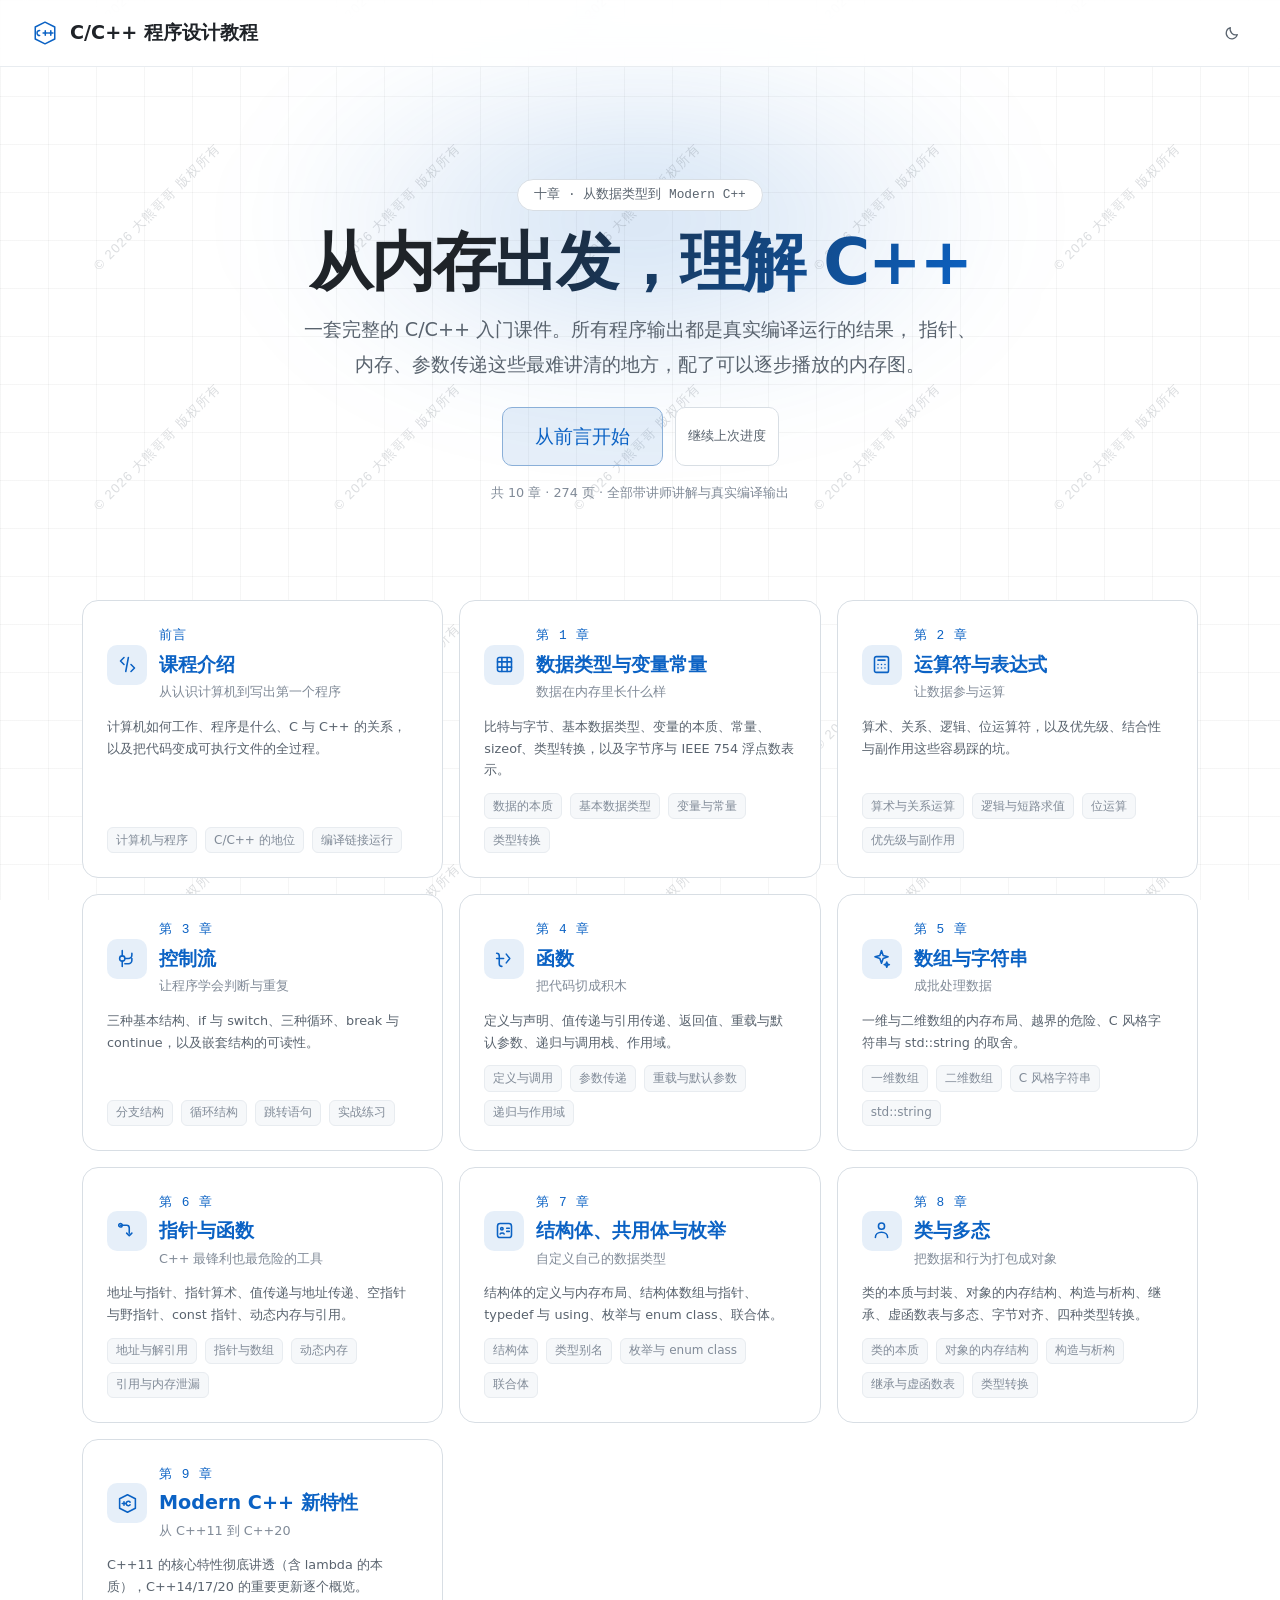
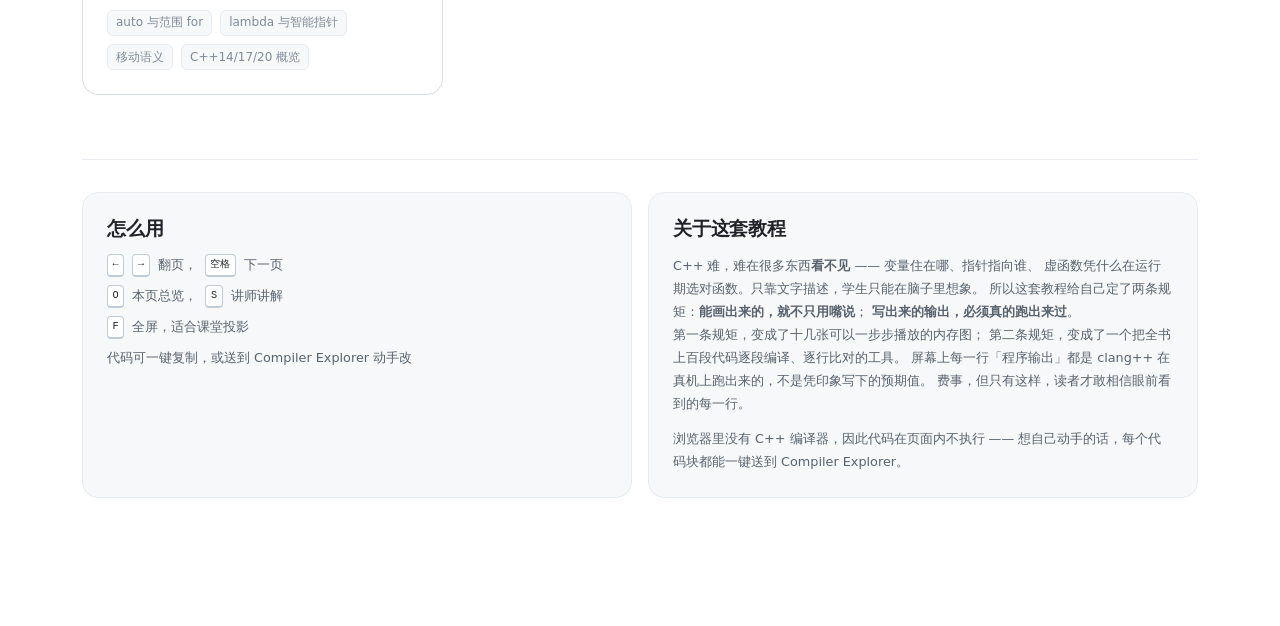
<file: index.html>
<!DOCTYPE html>
<html lang="zh-CN" data-theme="dark" data-mode="self">
<head>
<meta charset="utf-8">
<meta name="viewport" content="width=device-width, initial-scale=1, viewport-fit=cover">
<title>C/C++ 程序设计教程</title>
<meta name="description" content="一套带内存可视化的 C/C++ 入门教程，从数据类型到 Modern C++，共十章。">
<meta name="author" content="大熊哥哥">

<link rel="icon" href="favicon.svg" type="image/svg+xml">
<link rel="stylesheet" href="assets/css/tokens.css">
<link rel="stylesheet" href="assets/css/deck.css">
<link rel="stylesheet" href="assets/css/code.css">
<link rel="stylesheet" href="assets/css/anim.css">
<link rel="stylesheet" href="assets/css/responsive.css">
<link rel="stylesheet" href="assets/css/home.css">

<script>
(function () {
  try {
    var t = localStorage.getItem('pyt.theme');
    if (!t) t = matchMedia('(prefers-color-scheme: light)').matches ? 'light' : 'dark';
    document.documentElement.setAttribute('data-theme', t);
  } catch (e) {}
})();
</script>
</head>
<body class="home">

<header class="home-top">
  <div class="home-brand">
    <span class="home-logo" id="brand-icon"></span>
    <span>C/C++ 程序设计教程</span>
  </div>
  <div class="home-top-actions">
    <button class="icon-btn" data-act="theme" type="button" aria-label="切换主题"></button>
  </div>
</header>

<main class="home-main">

  <section class="hero">
    <div class="hero-glow" aria-hidden="true"></div>
    <div class="hero-badge">十章 · 从数据类型到 Modern C++</div>
    <h1 class="hero-title">从内存出发，理解 C++</h1>
    <p class="hero-sub">
      一套完整的 C/C++ 入门课件。所有程序输出都是真实编译运行的结果，
      指针、内存、参数传递这些最难讲清的地方，配了可以逐步播放的内存图。
    </p>
    <div class="hero-actions">
      <a class="btn btn-ce hero-cta" id="cta-start" href="chapter.html?ch=0">
        <span>从前言开始</span>
      </a>
      <button class="btn" id="cta-continue" type="button" hidden>
        <span>继续上次进度</span>
      </button>
    </div>
    <div class="hero-meta" id="hero-meta"></div>
  </section>

  <section class="chapters" aria-label="章节目录">
    <h2 class="sr-only">章节目录</h2>
    <div class="chapter-grid" id="chapter-grid"></div>
  </section>

  <section class="home-foot">
    <div class="foot-card">
      <h3>怎么用</h3>
      <ul class="foot-list">
        <li><kbd>←</kbd> <kbd>→</kbd> 翻页，<kbd>空格</kbd> 下一页</li>
        <li><kbd>O</kbd> 本页总览，<kbd>S</kbd> 讲师讲解</li>
        <li><kbd>F</kbd> 全屏，适合课堂投影</li>
        <li>代码可一键复制，或送到 Compiler Explorer 动手改</li>
      </ul>
    </div>
    <div class="foot-card">
      <h3>关于这套教程</h3>
      <p>
        C++ 难，难在很多东西<strong>看不见</strong> —— 变量住在哪、指针指向谁、
        虚函数凭什么在运行期选对函数。只靠文字描述，学生只能在脑子里想象。
        所以这套教程给自己定了两条规矩：<strong>能画出来的，就不只用嘴说</strong>；
        <strong>写出来的输出，必须真的跑出来过</strong>。
      </p>
      <p>
        第一条规矩，变成了十几张可以一步步播放的内存图；
        第二条规矩，变成了一个把全书上百段代码逐段编译、逐行比对的工具。
        屏幕上每一行「程序输出」都是 clang++ 在真机上跑出来的，不是凭印象写下的预期值。
        费事，但只有这样，读者才敢相信眼前看到的每一行。
      </p>
      <p class="dim" style="margin-top:var(--sp-3);font-size:var(--fs-small)">
        浏览器里没有 C++ 编译器，因此代码在页面内不执行 ——
        想自己动手的话，每个代码块都能一键送到 Compiler Explorer。
      </p>
    </div>
  </section>

  <div id="file-warning"></div>
</main>

<!-- 全页版权水印：45° 倾斜、平铺满整页，压在 Z 轴最底层（内容全在它上面） -->
<footer class="home-watermark" role="contentinfo">
  <span class="sr-only">© 2026 大熊哥哥 版权所有</span>
</footer>

<script src="assets/js/icons.js"></script>
<script src="assets/js/code.js"></script>
<script src="assets/js/theme.js"></script>
<script src="assets/js/mode.js"></script>
<script src="assets/data/manifest.js"></script>
<script src="assets/js/home.js"></script>
</body>
</html>
</file>
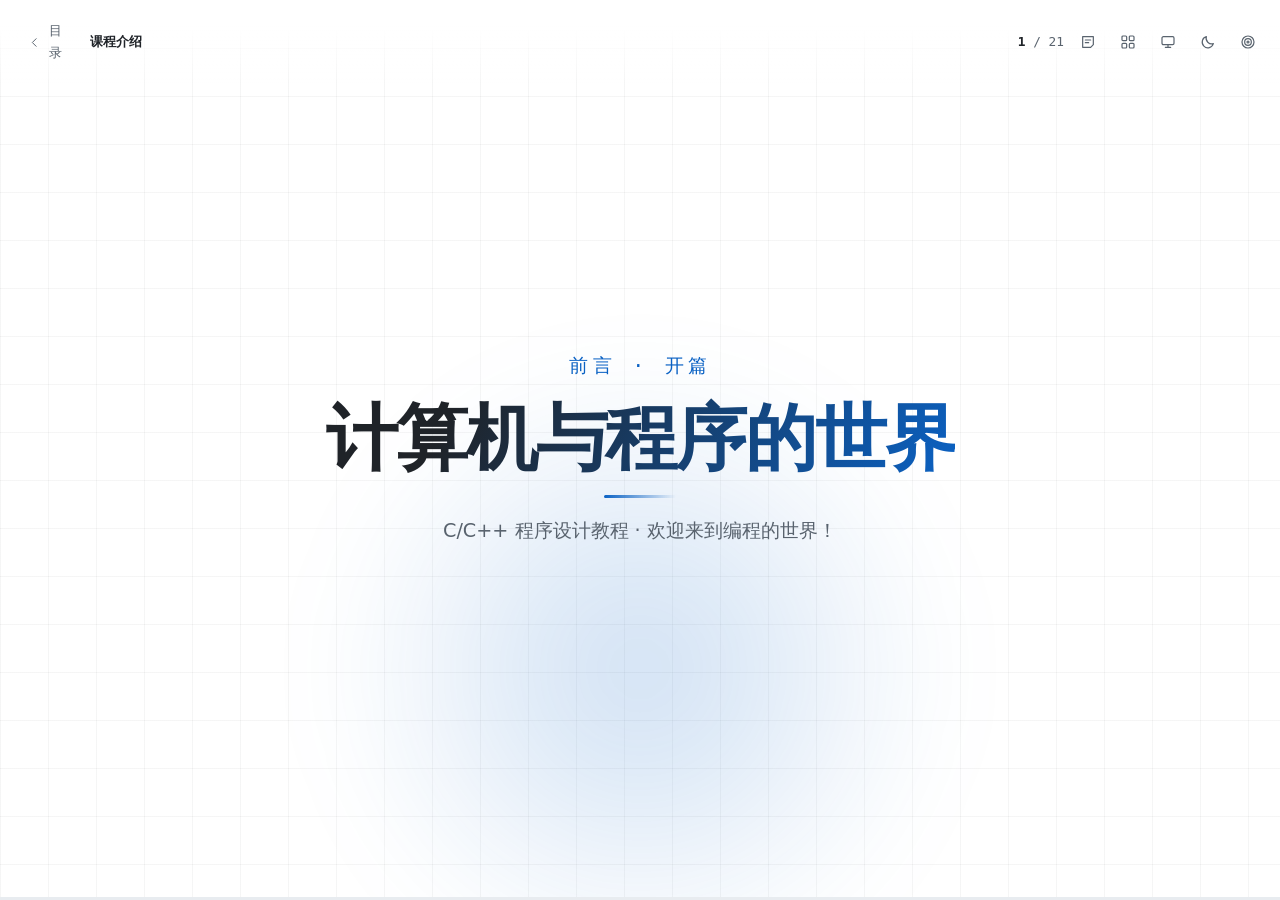
<file: chapter.html>
<!DOCTYPE html>
<html lang="zh-CN" data-theme="dark" data-mode="self">
<head>
<meta charset="utf-8">
<meta name="viewport" content="width=device-width, initial-scale=1, viewport-fit=cover">
<title>C/C++ 程序设计教程</title>
<meta name="description" content="C/C++ 程序设计教程：数据类型、运算符、控制流、函数、数组、指针、结构体与 Modern C++">

<link rel="icon" href="favicon.svg" type="image/svg+xml">
<link rel="stylesheet" href="assets/css/tokens.css">
<link rel="stylesheet" href="assets/css/deck.css">
<link rel="stylesheet" href="assets/css/code.css">
<link rel="stylesheet" href="assets/css/anim.css">
<link rel="stylesheet" href="assets/css/responsive.css">

<!-- 首帧前套用已保存的主题/模式，避免深色页闪一下白 -->
<script>
(function () {
  try {
    var t = localStorage.getItem('pyt.theme');
    if (!t) t = matchMedia('(prefers-color-scheme: light)').matches ? 'light' : 'dark';
    document.documentElement.setAttribute('data-theme', t);
    var m = localStorage.getItem('pyt.mode') || 'self';
    document.documentElement.setAttribute('data-mode', m);
    if (m === 'teach') document.documentElement.style.setProperty('--scale-mode', '1.14');
  } catch (e) {}
})();
</script>
</head>
<body>

<main class="deck" id="deck" role="main" aria-label="课程内容"></main>

<div class="loading" id="loading">
  <div class="loading-inner">
    <div class="spinner"></div>
    <div class="loading-text" id="loading-text">正在载入本章内容…</div>
  </div>
</div>

<!-- 经典脚本（非 ES module）：直接双击打开 HTML 也能正常看内容 -->
<script src="assets/js/icons.js"></script>
<script src="assets/js/code.js"></script>
<script src="assets/js/memory.js"></script>
<script src="assets/js/compiler.js"></script>
<script src="assets/js/render.js"></script>
<script src="assets/js/theme.js"></script>
<script src="assets/js/mode.js"></script>
<script src="assets/js/deck.js"></script>
<script src="assets/data/manifest.js"></script>
<script src="assets/js/main.js"></script>
</body>
</html>
</file>
<file: assets/css/tokens.css>
/* ============================================================
   设计令牌 · C/C++ 程序设计教程

   配色以 C++ 的品牌蓝为主色（C++ 官方标识即蓝色），
   与同系列的 Python 教程（绿色霓虹）区分开，但共用同一套深色底
   与排版体系，两套教程看起来是一个家族。

   另外单独定义了「危险色」：C++ 教学里大量内容围绕陷阱展开
   （野指针、数组越界、内存泄漏、未定义行为），
   这些必须有一眼可辨的视觉语言，不能和普通强调混在一起。
   ============================================================ */

:root {
  /* ---- 品牌蓝与辅助色 ---- */
  --blue:        #5b9dff;
  --blue-bright: #7db8ff;
  --blue-deep:   #2f6fd0;
  --violet:      #a78bfa;
  --teal:        #2dd4bf;
  --amber:       #f7b955;
  --rose:        #f472b6;

  /* ---- 语义色 ---- */
  --ok:     #34e5a4;
  --warn:   #f7b955;
  --danger: #ff6b6b;   /* 未定义行为、内存错误、危险操作 */
  --info:   #5b9dff;

  /* ---- 排版 ---- */
  --font-sans: "PingFang SC", "Hiragino Sans GB", "Microsoft YaHei",
               "Noto Sans CJK SC", system-ui, -apple-system, sans-serif;
  /* C++ 代码里标识符较长（std::vector<int>::iterator），
     等宽字体要选字宽较窄的，否则一行放不下 */
  --font-mono: "SF Mono", "JetBrains Mono", "Cascadia Code", "Consolas",
               "Menlo", "Noto Sans Mono CJK SC", "PingFang SC", monospace;

  --fs-hero:    clamp(2rem,   6vw,  4.5rem);
  --fs-h1:      clamp(1.5rem, 3.4vw, 2.6rem);
  --fs-h2:      clamp(1.15rem, 2.2vw, 1.7rem);
  --fs-h3:      clamp(1rem,   1.5vw, 1.2rem);
  --fs-body:    clamp(0.9rem, 1.1vw, 1.05rem);
  --fs-small:   clamp(0.8rem, 0.95vw, 0.9rem);
  --fs-code:    clamp(0.85rem, 1vw, 0.95rem);
  --fs-numeral: clamp(3rem,   9vw,  7rem);

  /* ---- 间距 ---- */
  --sp-1: 0.25rem;
  --sp-2: 0.5rem;
  --sp-3: 0.75rem;
  --sp-4: 1rem;
  --sp-5: 1.5rem;
  --sp-6: 2rem;
  --sp-7: 3rem;
  --sp-8: 4rem;

  /* ---- 圆角 ---- */
  --r-sm: 6px;
  --r-md: 10px;
  --r-lg: 16px;
  --r-xl: 24px;
  --r-full: 999px;

  /* ---- 动效 ---- */
  --ease-out:  cubic-bezier(0.22, 0.61, 0.36, 1);
  --ease-in:   cubic-bezier(0.55, 0.06, 0.68, 0.19);
  --ease-soft: cubic-bezier(0.4, 0, 0.2, 1);
  --dur-fast:  160ms;
  --dur-base:  280ms;
  --dur-slow:  420ms;
  --dur-page:  380ms;

  /* ---- 层级 ---- */
  --z-slide:    1;
  --z-chrome:   50;
  --z-drawer:   70;
  --z-overview: 80;
  --z-toast:    90;

  --scale-mode: 1;
}

/* ============================================================
   深色主题（默认）
   ============================================================ */
:root,
[data-theme="dark"] {
  color-scheme: dark;

  --bg-base:    #0a0e15;
  --bg-elev:    #111722;
  --bg-card:    #151c29;
  --bg-card-hi: #1b2434;
  --bg-inset:   #0d131c;
  --bg-code:    #0d1117;
  --bg-overlay: rgba(5, 8, 13, 0.84);

  --border:      #1f2836;
  --border-soft: #171f2b;
  --border-hi:   #2d394a;

  --text:        #e6edf3;
  --text-muted:  #8b98a9;
  --text-dim:    #5c6878;
  --text-invert: #08101c;

  --accent:        var(--blue);
  --accent-soft:   rgba(91, 157, 255, 0.14);
  --accent-glow:   rgba(91, 157, 255, 0.36);
  --accent-2:      var(--violet);
  --accent-2-soft: rgba(167, 139, 250, 0.14);

  --danger-soft:   rgba(255, 107, 107, 0.12);
  --warn-soft:     rgba(247, 185, 85, 0.12);
  --ok-soft:       rgba(52, 229, 164, 0.12);

  --shadow-sm: 0 1px 2px rgba(0, 0, 0, 0.4);
  --shadow-md: 0 4px 16px rgba(0, 0, 0, 0.45);
  --shadow-lg: 0 12px 40px rgba(0, 0, 0, 0.55);
  --shadow-glow: 0 0 24px var(--accent-glow);

  /* ---- 代码高亮（VS Code Dark+ 基调，按 C++ 词汇调整）---- */
  --c-text:      #d4d4d4;
  --c-comment:   #6a9955;
  --c-string:    #ce9178;
  --c-char:      #ce9178;
  --c-number:    #b5cea8;
  --c-keyword:   #569cd6;   /* if/for/return/class... */
  --c-type:      #4ec9b0;   /* int/double/char/std::vector */
  --c-func:      #dcdcaa;   /* 函数名、方法名 */
  --c-macro:     #c586c0;   /* #include #define 预处理 */
  --c-param:     #9cdcfe;   /* 变量、参数 */
  --c-op:        #d4d4d4;
  --c-namespace: #4ec9b0;   /* std:: */
  --c-reg:       var(--c-param);   /* 汇编寄存器 %eax，沿用"变量"色 */
  --c-error:     #f44747;

  --term-bg:     #0d1117;
  --term-text:   #c9d1d9;
  --term-prompt: #5b9dff;

  /* ---- 内存可视化专用 ---- */
  --mem-stack:      #1b2434;   /* 栈区 */
  --mem-stack-line: #3d5570;
  --mem-heap:       #241b2e;   /* 堆区 */
  --mem-heap-line:  #5a4570;
  --mem-global:     #1b2a24;   /* 全局/静态区 */
  --mem-code:       #2a2318;   /* 代码区 */
  --mem-arrow:      var(--blue);
  --mem-addr:       #8593a6;   /* 地址文字（对比度 5.5:1，小字也要看得清）*/

  --grid-line: rgba(255, 255, 255, 0.032);
}

/* ============================================================
   浅色主题
   ============================================================ */
[data-theme="light"] {
  color-scheme: light;

  --bg-base:    #ffffff;
  --bg-elev:    #f6f8fa;
  --bg-card:    #ffffff;
  --bg-card-hi: #f2f5f9;
  --bg-inset:   #f6f8fa;
  --bg-code:    #f8fafc;
  --bg-overlay: rgba(255, 255, 255, 0.88);

  --border:      #d8dee4;
  --border-soft: #e8ecf0;
  --border-hi:   #c2ccd6;

  --text:        #1f2328;
  --text-muted:  #59636e;
  --text-dim:    #818b98;
  --text-invert: #ffffff;

  /* 浅底上压暗，保证对比度 */
  --accent:        #0b62c4;
  --accent-soft:   rgba(11, 98, 196, 0.1);
  --accent-glow:   rgba(11, 98, 196, 0.2);
  --accent-2:      #7c3aed;
  --accent-2-soft: rgba(124, 58, 237, 0.09);

  --blue:        #0b62c4;
  --blue-bright: #0b62c4;
  --violet:      #7c3aed;
  --teal:        #0d9488;
  --amber:       #b45309;
  --rose:        #be185d;

  --danger:      #c1121f;
  --warn:        #b45309;
  --ok:          #0d7a52;
  --info:        #0b62c4;

  --danger-soft: rgba(193, 18, 31, 0.08);
  --warn-soft:   rgba(180, 83, 9, 0.08);
  --ok-soft:     rgba(13, 122, 82, 0.08);

  --shadow-sm: 0 1px 2px rgba(31, 35, 40, 0.08);
  --shadow-md: 0 4px 14px rgba(31, 35, 40, 0.1);
  --shadow-lg: 0 12px 32px rgba(31, 35, 40, 0.14);
  --shadow-glow: 0 0 20px var(--accent-glow);

  /* VS Code Light+ */
  --c-text:      #1f2328;
  --c-comment:   #008000;
  --c-string:    #a31515;
  --c-char:      #a31515;
  --c-number:    #098658;
  --c-keyword:   #0000ff;
  --c-type:      #267f99;
  --c-func:      #795e26;
  --c-macro:     #af00db;
  --c-param:     #001080;
  --c-op:        #1f2328;
  --c-namespace: #267f99;
  --c-reg:       var(--c-param);
  --c-error:     #cd3131;

  --term-bg:     #f6f8fa;
  --term-text:   #1f2328;
  --term-prompt: #0b62c4;

  --mem-stack:      #eef4fb;
  --mem-stack-line: #a8c4e0;
  --mem-heap:       #f6eefa;
  --mem-heap-line:  #c9a8e0;
  --mem-global:     #eaf5f0;
  --mem-code:       #faf4e8;
  --mem-arrow:      var(--accent);
  --mem-addr:       #5f6b7a;

  --grid-line: rgba(31, 35, 40, 0.045);
}

/* ============================================================
   全局重置
   ============================================================ */
*, *::before, *::after { box-sizing: border-box; }

html {
  -webkit-text-size-adjust: 100%;
  scroll-behavior: smooth;
}
@media (prefers-reduced-motion: reduce) {
  html { scroll-behavior: auto; }
}

body {
  margin: 0;
  font-family: var(--font-sans);
  font-size: calc(var(--fs-body) * var(--scale-mode));
  line-height: 1.75;
  color: var(--text);
  background: var(--bg-base);
  -webkit-font-smoothing: antialiased;
  -moz-osx-font-smoothing: grayscale;
  overflow-wrap: break-word;
}

/* 页面底纹：极淡网格，呼应"内存格"的意象 */
body::before {
  content: "";
  position: fixed;
  inset: 0;
  pointer-events: none;
  z-index: 0;
  background-image:
    linear-gradient(var(--grid-line) 1px, transparent 1px),
    linear-gradient(90deg, var(--grid-line) 1px, transparent 1px);
  background-size: 48px 48px;
}

h1, h2, h3, h4 {
  margin: 0;
  font-weight: 700;
  line-height: 1.3;
  letter-spacing: -0.01em;
}
p { margin: 0; }
ul, ol { margin: 0; padding: 0; }
li { list-style: none; }
button { font: inherit; color: inherit; background: none; border: none; cursor: pointer; }
a { color: var(--accent); text-decoration: none; }
a:hover { text-decoration: underline; }
img, svg { max-width: 100%; display: block; }

code, pre, kbd { font-family: var(--font-mono); }

:focus-visible {
  outline: 2px solid var(--accent);
  outline-offset: 2px;
  border-radius: var(--r-sm);
}

.sr-only {
  position: absolute;
  width: 1px; height: 1px;
  padding: 0; margin: -1px;
  overflow: hidden;
  clip: rect(0 0 0 0);
  white-space: nowrap;
  border: 0;
}

::-webkit-scrollbar { width: 10px; height: 10px; }
::-webkit-scrollbar-track { background: transparent; }
::-webkit-scrollbar-thumb {
  background: var(--border-hi);
  border-radius: var(--r-full);
  border: 2px solid var(--bg-base);
}
::-webkit-scrollbar-thumb:hover { background: var(--text-dim); }

::selection {
  background: var(--accent-soft);
  color: var(--text);
}

/* ============================================================
   工具类
   ============================================================ */
.muted   { color: var(--text-muted); }
.dim     { color: var(--text-dim); }
.accent  { color: var(--accent); }
.danger  { color: var(--danger); }
.mono    { font-family: var(--font-mono); }
.nowrap  { white-space: nowrap; }

.only-desktop { display: initial; }
.only-mobile  { display: none; }
@media (max-width: 720px) {
  .only-desktop { display: none; }
  .only-mobile  { display: initial; }
}
</file>
<file: assets/css/deck.css>
/* ============================================================
   幻灯片布局与翻页外壳
   响应式策略：不用固定缩放舞台，改为流式满视口。
   桌面端保证一屏放下，窄屏允许页内纵向滚动。
   ============================================================ */

/* ---------- 舞台 ---------- */
.deck {
  position: relative;
  width: 100%;
  min-height: 100vh;
  min-height: 100dvh;   /* 移动端浏览器地址栏收缩时更准 */
  overflow: hidden;
}

/* 幻灯片：默认隐藏，靠 JS 切换 .is-active / .is-leaving */
.slide {
  position: absolute;
  inset: 0;
  display: flex;
  flex-direction: column;
  padding: calc(var(--sp-6) + 40px) var(--sp-6) calc(var(--sp-6) + 44px);
  overflow-y: auto;
  overflow-x: hidden;
  overscroll-behavior: contain;
  visibility: hidden;
  opacity: 0;
  backface-visibility: hidden;   /* 避免文字亚像素抖动 */
  z-index: var(--z-slide);
}
.slide.is-active,
.slide.is-leaving {
  visibility: visible;
  opacity: 1;
}
/* 正在翻页的两页才提升合成层，避免 87 页都建层 */
.slide.is-animating { will-change: transform, opacity; }

.slide-inner {
  width: 100%;
  max-width: 1180px;
  margin: auto;            /* 内容少时垂直居中，内容多时自然滚动 */
  display: flex;
  flex-direction: column;
  gap: var(--sp-5);
}

/* ---------- 通用页头 ---------- */
.slide-head {
  display: flex;
  flex-direction: column;
  gap: var(--sp-2);
  flex-shrink: 0;
}
.slide-title {
  font-size: var(--fs-h1);
  letter-spacing: -0.02em;
  text-wrap: balance;
}
.slide-lead {
  font-size: var(--fs-body);
  color: var(--text-muted);
  max-width: 68ch;
  text-wrap: pretty;
}

/* 小标签（如 "01 条件分支"、"Code Example"） */
.eyebrow {
  display: inline-flex;
  align-items: center;
  gap: var(--sp-2);
  font-family: var(--font-mono);
  font-size: var(--fs-small);
  letter-spacing: 0.08em;
  text-transform: uppercase;
  color: var(--accent);
}
.eyebrow::before {
  content: "";
  width: 18px;
  height: 2px;
  background: var(--accent);
  border-radius: 1px;
}

/* ============================================================
   1. title —— 章封面
   ============================================================ */
.slide[data-type="title"] .slide-inner {
  align-items: center;
  text-align: center;
  gap: var(--sp-4);
}
.title-glow {
  position: absolute;
  width: min(70vw, 640px);
  aspect-ratio: 1;
  border-radius: 50%;
  background: radial-gradient(circle, var(--accent-glow) 0%, transparent 68%);
  filter: blur(48px);
  pointer-events: none;
  z-index: -1;
  animation: glowPulse 5s var(--ease-soft) infinite;
}
.title-chapter {
  font-family: var(--font-mono);
  font-size: var(--fs-h3);
  letter-spacing: 0.24em;
  color: var(--accent);
  text-transform: uppercase;
}
.title-main {
  font-size: var(--fs-hero);
  line-height: 1.12;
  letter-spacing: -0.03em;
  text-wrap: balance;
  background: linear-gradient(120deg, var(--text) 20%, var(--accent) 100%);
  -webkit-background-clip: text;
  background-clip: text;
  -webkit-text-fill-color: transparent;
}
.title-sub {
  font-size: var(--fs-h3);
  color: var(--text-muted);
  max-width: 46ch;
  text-wrap: pretty;
}
.title-rule {
  width: 72px;
  height: 3px;
  border-radius: 2px;
  background: linear-gradient(90deg, var(--accent), transparent);
}

/* ============================================================
   2. toc / 3. section —— 目录与分节
   ============================================================ */
.toc-grid {
  display: grid;
  grid-template-columns: repeat(auto-fit, minmax(min(100%, 260px), 1fr));
  gap: var(--sp-4);
}
.toc-item {
  position: relative;
  display: flex;
  flex-direction: column;
  gap: var(--sp-2);
  padding: var(--sp-5);
  border: 1px solid var(--border);
  border-radius: var(--r-lg);
  background: var(--bg-card);
  overflow: hidden;
  transition: transform var(--dur-base) var(--ease-out),
              border-color var(--dur-base) var(--ease-out),
              box-shadow var(--dur-base) var(--ease-out);
}
.toc-item::after {
  content: "";
  position: absolute;
  inset: 0 auto 0 0;
  width: 3px;
  background: var(--accent);
  transform: scaleY(0);
  transform-origin: top;
  transition: transform var(--dur-base) var(--ease-out);
}
.toc-item:hover {
  transform: translateY(-4px);
  border-color: var(--border-hi);
  box-shadow: var(--shadow-md);
}
.toc-item:hover::after { transform: scaleY(1); }

.toc-num {
  font-family: var(--font-mono);
  font-size: var(--fs-h3);
  font-weight: 700;
  color: var(--accent);
  opacity: 0.55;
}
.toc-heading { font-size: var(--fs-h3); font-weight: 600; }
.toc-body { font-size: var(--fs-small); color: var(--text-muted); }

/* 分节页 */
.slide[data-type="section"] .slide-inner {
  align-items: flex-start;
  gap: var(--sp-3);
}
.section-num {
  font-family: var(--font-mono);
  font-size: var(--fs-numeral);
  font-weight: 800;
  line-height: 0.9;
  color: transparent;
  -webkit-text-stroke: 2px var(--accent);
  opacity: 0.9;
}
.section-title { font-size: var(--fs-hero); letter-spacing: -0.03em; }
.section-sub {
  font-family: var(--font-mono);
  font-size: var(--fs-h3);
  color: var(--text-dim);
  letter-spacing: 0.1em;
  text-transform: uppercase;
}

/* ============================================================
   4. cards —— 卡片组
   ============================================================ */
.cards {
  display: grid;
  grid-template-columns: repeat(auto-fit, minmax(min(100%, 240px), 1fr));
  gap: var(--sp-4);
}
.card {
  display: flex;
  flex-direction: column;
  gap: var(--sp-3);
  padding: var(--sp-5);
  border: 1px solid var(--border);
  border-radius: var(--r-lg);
  background: var(--bg-card);
  transition: transform var(--dur-base) var(--ease-out),
              border-color var(--dur-base) var(--ease-out),
              box-shadow var(--dur-base) var(--ease-out);
}
.card:hover {
  transform: translateY(-3px);
  border-color: var(--border-hi);
  box-shadow: var(--shadow-md);
}
.card-head {
  display: flex;
  align-items: center;
  gap: var(--sp-3);
}
.card-icon {
  display: grid;
  place-items: center;
  flex-shrink: 0;
  width: 38px;
  height: 38px;
  border-radius: var(--r-md);
  background: var(--accent-soft);
  color: var(--accent);
}
.card-icon svg { width: 20px; height: 20px; }
.card-heading { font-size: var(--fs-h3); font-weight: 600; }
.card-body {
  font-size: var(--fs-small);
  color: var(--text-muted);
  line-height: 1.7;
}
.card-body strong {
  color: var(--text);
  font-weight: 600;
}
/* 卡片内的代码片段（如 `f"结果 {x}"`），用等宽字体内联 */
.card-body code {
  font-size: 0.92em;
  padding: 0.1em 0.4em;
  border-radius: var(--r-sm);
  background: var(--bg-inset);
  border: 1px solid var(--border-soft);
  color: var(--text);
}

/* ============================================================
   5. split —— 左讲解右代码
   ============================================================ */
.split {
  display: grid;
  grid-template-columns: minmax(0, 0.85fr) minmax(0, 1.15fr);
  gap: var(--sp-5);
  align-items: start;
}
.split-side {
  display: flex;
  flex-direction: column;
  gap: var(--sp-4);
  min-width: 0;
}
.split-main { min-width: 0; }

/* 要点列表 */
.points { display: flex; flex-direction: column; gap: var(--sp-3); }
.point {
  display: flex;
  gap: var(--sp-3);
  font-size: var(--fs-small);
  line-height: 1.7;
}
.point-mark {
  flex-shrink: 0;
  width: 7px;
  height: 7px;
  margin-top: 0.62em;
  border-radius: 50%;
  background: var(--accent);
  box-shadow: 0 0 10px var(--accent-glow);
}
.point-body { color: var(--text-muted); min-width: 0; }
.point-body strong { color: var(--text); font-weight: 600; }
.point-body code {
  font-size: 0.92em;
  padding: 0.1em 0.4em;
  border-radius: var(--r-sm);
  background: var(--bg-inset);
  border: 1px solid var(--border-soft);
}

/* ============================================================
   6. code —— 代码为主
   ============================================================ */
.slide[data-type="code"] .slide-inner { gap: var(--sp-4); }

/* ============================================================
   7. compare —— 对比表格
   ============================================================ */
.compare-wrap {
  overflow-x: auto;
  border: 1px solid var(--border);
  border-radius: var(--r-lg);
  background: var(--bg-card);
}
.compare {
  width: 100%;
  border-collapse: collapse;
  font-size: var(--fs-small);
}
.compare th, .compare td {
  padding: var(--sp-3) var(--sp-4);
  text-align: left;
  border-bottom: 1px solid var(--border-soft);
  vertical-align: top;
}
.compare thead th {
  font-family: var(--font-mono);
  font-size: var(--fs-small);
  letter-spacing: 0.04em;
  color: var(--accent);
  background: var(--bg-inset);
  white-space: nowrap;
  border-bottom: 1px solid var(--border);
}
.compare tbody tr:last-child td { border-bottom: none; }
.compare tbody tr { transition: background var(--dur-fast) var(--ease-soft); }
.compare tbody tr:hover { background: var(--bg-card-hi); }
.compare td:first-child { color: var(--text); font-weight: 600; white-space: nowrap; }
.compare code {
  font-size: 0.92em;
  padding: 0.1em 0.4em;
  border-radius: var(--r-sm);
  background: var(--bg-inset);
  border: 1px solid var(--border-soft);
}

/* 左右对照（如 面向过程 vs 面向对象） */
.versus {
  display: grid;
  grid-template-columns: 1fr auto 1fr;
  gap: var(--sp-4);
  align-items: stretch;
}
.versus-col {
  display: flex;
  flex-direction: column;
  gap: var(--sp-3);
  padding: var(--sp-5);
  border: 1px solid var(--border);
  border-radius: var(--r-lg);
  background: var(--bg-card);
}
.versus-col.is-a { border-color: color-mix(in srgb, var(--neon-purple) 40%, var(--border)); }
.versus-col.is-b { border-color: color-mix(in srgb, var(--accent) 40%, var(--border)); }
.versus-col h4 {
  font-size: var(--fs-h3);
  display: flex;
  align-items: center;
  gap: var(--sp-2);
}
.versus-col.is-a h4 { color: var(--neon-purple); }
.versus-col.is-b h4 { color: var(--accent); }
.versus-divider {
  display: grid;
  place-items: center;
  font-family: var(--font-mono);
  font-size: var(--fs-small);
  color: var(--text-dim);
  letter-spacing: 0.1em;
}

/* ============================================================
   8. map —— 知识地图
   ============================================================ */
/* 不用 flex 居中：flex + overflow 在内容溢出时会把左边缘裁掉且滚不回去 */
.km-wrap {
  width: 100%;
  overflow-x: auto;
}
/* max-height 让地图在矮屏上等比缩小而不是被截断；
   preserveAspectRatio 默认居中，缩小时会留出左右留白，可接受 */
.km {
  display: block;
  width: 100%;
  height: auto;
  max-height: min(46vh, 400px);
  min-width: 600px;
}
.km-node rect {
  fill: var(--bg-card);
  stroke: var(--border-hi);
  stroke-width: 1.2;
}
.km-node text {
  fill: var(--text);
  font-family: var(--font-sans);
  font-size: 14px;
  text-anchor: middle;
  dominant-baseline: middle;
}
.km-node.is-root rect { fill: var(--accent-soft); stroke: var(--accent); }
.km-node.is-root text { fill: var(--accent); font-weight: 700; font-size: 16px; }
.km-node.is-leaf rect { fill: var(--bg-inset); }
.km-node.is-leaf text { fill: var(--text-muted); font-size: 13px; }
.km-sub {
  fill: var(--text-dim);
  font-family: var(--font-mono);
  font-size: 11px;
  text-anchor: middle;
  dominant-baseline: middle;
}

/* 窄屏形态：纵向列表。默认隐藏，由 responsive.css 在窄屏启用 */
.km-list { display: none; }

.km-list-root {
  padding: var(--sp-3) var(--sp-4);
  border: 1.5px solid var(--accent);
  border-radius: var(--r-md);
  background: var(--accent-soft);
  text-align: center;
  margin-bottom: var(--sp-4);
}
.km-list-root-title { font-weight: 700; color: var(--accent); }
.km-list-root-sub { font-size: var(--fs-small); color: var(--text-muted); margin-top: 2px; }

.km-list-branches {
  display: flex;
  flex-direction: column;
  gap: var(--sp-3);
  padding-left: var(--sp-4);
  border-left: 1.5px solid var(--border-hi);
  margin-left: var(--sp-4);
}
.km-list-branch {
  padding: var(--sp-3) var(--sp-4);
  border: 1px solid var(--border);
  border-radius: var(--r-md);
  background: var(--bg-card);
  position: relative;
}
/* 从左侧主线引出的短横线，保留"树"的感觉 */
.km-list-branch::before {
  content: "";
  position: absolute;
  left: calc(var(--sp-4) * -1 - 1.5px);
  top: 50%;
  width: var(--sp-4);
  height: 1.5px;
  background: var(--border-hi);
}
.km-list-branch-head { display: flex; align-items: baseline; gap: var(--sp-2); flex-wrap: wrap; }
.km-list-branch-title { font-weight: 600; font-size: var(--fs-h3); }
.km-list-branch-sub { font-size: var(--fs-small); color: var(--text-dim); }
.km-list-leaves {
  display: flex;
  flex-direction: column;
  gap: var(--sp-2);
  margin-top: var(--sp-3);
  padding-top: var(--sp-3);
  border-top: 1px solid var(--border-soft);
}
.km-list-leaves li {
  display: flex;
  align-items: baseline;
  justify-content: space-between;
  gap: var(--sp-3);
  font-size: var(--fs-small);
}
.km-list-leaf-title { color: var(--text); }
.km-list-leaf-sub { color: var(--text-dim); font-family: var(--font-mono); font-size: 0.85em; text-align: right; }

/* ============================================================
   9. end —— 结尾页
   ============================================================ */
.slide[data-type="end"] .slide-inner {
  align-items: center;
  text-align: center;
  gap: var(--sp-5);
}
.end-logo {
  width: clamp(72px, 12vw, 120px);
  color: var(--accent);
  filter: drop-shadow(0 0 24px var(--accent-glow));
  animation: glowPulse 4s var(--ease-soft) infinite;
}
.end-title { font-size: var(--fs-h1); letter-spacing: -0.02em; }
.end-sub { color: var(--text-muted); max-width: 48ch; }
.end-cards {
  display: grid;
  grid-template-columns: repeat(auto-fit, minmax(min(100%, 200px), 1fr));
  gap: var(--sp-4);
  width: 100%;
}

/* ============================================================
   代码块容器（配合 code.css 使用）
   ============================================================ */
.code-panel {
  display: flex;
  flex-direction: column;
  border: 1px solid var(--border);
  border-radius: var(--r-lg);
  background: var(--bg-code);
  overflow: hidden;
  min-width: 0;
}
.code-panel-head {
  display: flex;
  align-items: center;
  gap: var(--sp-2);
  padding: var(--sp-2) var(--sp-3);
  background: var(--bg-inset);
  border-bottom: 1px solid var(--border);
  flex-shrink: 0;
}
.code-dots { display: flex; gap: 6px; }
.code-dot {
  width: 10px; height: 10px;
  border-radius: 50%;
  background: var(--border-hi);
}
.code-dot:nth-child(1) { background: #ff5f56; }
.code-dot:nth-child(2) { background: #ffbd2e; }
.code-dot:nth-child(3) { background: #27c93f; }
.code-file {
  font-family: var(--font-mono);
  font-size: var(--fs-small);
  color: var(--text-muted);
}
.code-panel-actions { margin-left: auto; display: flex; gap: var(--sp-2); }

/* ============================================================
   翻页外壳（Chrome）：顶栏、进度、导航
   ============================================================ */
.chrome {
  position: fixed;
  inset: 0 0 auto 0;
  z-index: var(--z-chrome);
  display: flex;
  align-items: center;
  gap: var(--sp-3);
  padding: var(--sp-3) var(--sp-4);
  background: linear-gradient(180deg, var(--bg-base) 30%, transparent);
  transition: opacity var(--dur-base) var(--ease-soft),
              transform var(--dur-base) var(--ease-out);
}
.chrome.is-hidden {
  opacity: 0;
  transform: translateY(-100%);
  pointer-events: none;
}

.chrome-left, .chrome-right {
  display: flex;
  align-items: center;
  gap: var(--sp-2);
}
.chrome-right { margin-left: auto; }

.chrome-link {
  display: inline-flex;
  align-items: center;
  gap: var(--sp-2);
  padding: var(--sp-2) var(--sp-3);
  border-radius: var(--r-md);
  font-size: var(--fs-small);
  color: var(--text-muted);
  transition: all var(--dur-fast) var(--ease-soft);
}
.chrome-link:hover {
  color: var(--text);
  background: var(--bg-card);
  text-decoration: none;
}
.chrome-chapter {
  font-size: var(--fs-small);
  font-weight: 600;
  color: var(--text);
  padding-left: var(--sp-2);
}

/* 图标按钮 */
.icon-btn {
  display: grid;
  place-items: center;
  width: 36px;
  height: 36px;
  border-radius: var(--r-md);
  color: var(--text-muted);
  transition: all var(--dur-fast) var(--ease-soft);
}
.icon-btn:hover {
  color: var(--text);
  background: var(--bg-card);
}
.icon-btn.is-on {
  color: var(--accent);
  background: var(--accent-soft);
}
.icon-btn svg { width: 18px; height: 18px; }

/* 页码 */
.page-counter {
  font-family: var(--font-mono);
  font-size: var(--fs-small);
  color: var(--text-muted);
  min-width: 4.5ch;
  text-align: center;
}
.page-counter b { color: var(--text); font-weight: 600; }

/* 进度条：用 scaleX 而非 width，避免逐帧重排 */
.progress {
  position: fixed;
  inset: auto 0 0 0;
  height: 3px;
  background: var(--border-soft);
  z-index: var(--z-chrome);
}
.progress-fill {
  height: 100%;
  width: 100%;
  transform-origin: left center;
  transform: scaleX(var(--p, 0));
  background: linear-gradient(90deg, var(--accent), var(--accent-2));
  transition: transform var(--dur-base) var(--ease-out);
}

/* 左右点击热区（桌面端） */
.nav-zone {
  position: fixed;
  top: 0;
  bottom: 0;
  width: 12vw;
  min-width: 64px;
  max-width: 140px;
  z-index: calc(var(--z-chrome) - 1);
  display: grid;
  place-items: center;
  opacity: 0;
  transition: opacity var(--dur-fast) var(--ease-soft);
  color: var(--text-muted);
}
.nav-zone.prev { left: 0; }
.nav-zone.next { right: 0; }
.nav-zone:hover { opacity: 1; }
.nav-zone:disabled { display: none; }
.nav-zone svg { width: 28px; height: 28px; }

/* ============================================================
   讲解抽屉（讲师讲稿，来自 PPT 备注）
   ============================================================ */
.drawer {
  position: fixed;
  inset: 0 0 0 auto;
  width: min(420px, 92vw);
  z-index: var(--z-drawer);
  display: flex;
  flex-direction: column;
  background: var(--bg-elev);
  border-left: 1px solid var(--border);
  box-shadow: var(--shadow-lg);
  transform: translateX(100%);
  transition: transform var(--dur-base) var(--ease-out);
  visibility: hidden;
}
.drawer.is-open { transform: none; visibility: visible; }
.drawer-head {
  display: flex;
  align-items: center;
  gap: var(--sp-3);
  padding: var(--sp-4);
  border-bottom: 1px solid var(--border);
  flex-shrink: 0;
}
.drawer-title { font-size: var(--fs-h3); }
.drawer-body {
  padding: var(--sp-4);
  overflow-y: auto;
  font-size: var(--fs-small);
  line-height: 1.85;
  color: var(--text-muted);
  white-space: pre-wrap;
}
.drawer-body strong { color: var(--text); }
.drawer-empty { color: var(--text-dim); font-style: italic; }

/* 遮罩 */
.scrim {
  position: fixed;
  inset: 0;
  z-index: calc(var(--z-drawer) - 1);
  background: rgba(0, 0, 0, 0.45);
  opacity: 0;
  visibility: hidden;
  transition: opacity var(--dur-base) var(--ease-soft), visibility var(--dur-base);
}
.scrim.is-open { opacity: 1; visibility: visible; }

/* ============================================================
   总览网格（按 O 打开）
   ============================================================ */
.overview {
  position: fixed;
  inset: 0;
  z-index: var(--z-overview);
  background: var(--bg-overlay);
  backdrop-filter: blur(12px);
  -webkit-backdrop-filter: blur(12px);
  overflow-y: auto;
  padding: var(--sp-6);
  opacity: 0;
  visibility: hidden;
  transition: opacity var(--dur-base) var(--ease-soft), visibility var(--dur-base);
}
.overview.is-open { opacity: 1; visibility: visible; }
.overview-head {
  display: flex;
  align-items: center;
  gap: var(--sp-3);
  max-width: 1180px;
  margin: 0 auto var(--sp-5);
}
.overview-title { font-size: var(--fs-h2); }
.overview-grid {
  display: grid;
  grid-template-columns: repeat(auto-fill, minmax(190px, 1fr));
  gap: var(--sp-4);
  max-width: 1180px;
  margin: 0 auto;
}
.ov-item {
  display: flex;
  flex-direction: column;
  gap: var(--sp-2);
  padding: var(--sp-4);
  border: 1px solid var(--border);
  border-radius: var(--r-md);
  background: var(--bg-card);
  text-align: left;
  transition: all var(--dur-fast) var(--ease-soft);
}
.ov-item:hover {
  border-color: var(--accent);
  transform: translateY(-2px);
  box-shadow: var(--shadow-md);
}
.ov-item.is-current {
  border-color: var(--accent);
  background: var(--accent-soft);
}
.ov-num {
  font-family: var(--font-mono);
  font-size: var(--fs-small);
  color: var(--accent);
}
.ov-title {
  font-size: var(--fs-small);
  font-weight: 600;
  line-height: 1.5;
  display: -webkit-box;
  -webkit-line-clamp: 2;
  -webkit-box-orient: vertical;
  overflow: hidden;
}
.ov-type { font-size: 0.75rem; color: var(--text-dim); font-family: var(--font-mono); }

/* ============================================================
   Toast 提示
   ============================================================ */
.toast-host {
  position: fixed;
  left: 50%;
  bottom: calc(var(--sp-6) + 20px);
  transform: translateX(-50%);
  z-index: var(--z-toast);
  display: flex;
  flex-direction: column;
  gap: var(--sp-2);
  align-items: center;
  pointer-events: none;
}
.toast {
  padding: var(--sp-3) var(--sp-4);
  border-radius: var(--r-md);
  border: 1px solid var(--border);
  background: var(--bg-elev);
  box-shadow: var(--shadow-lg);
  font-size: var(--fs-small);
  max-width: min(90vw, 460px);
  animation: toastIn var(--dur-base) var(--ease-out);
}
.toast.is-warn { border-color: color-mix(in srgb, var(--warn) 50%, var(--border)); }
.toast.is-err  { border-color: color-mix(in srgb, var(--err) 50%, var(--border)); }
.toast.is-ok   { border-color: color-mix(in srgb, var(--ok) 50%, var(--border)); }

/* ============================================================
   加载页
   ============================================================ */
.loading {
  position: fixed;
  inset: 0;
  display: grid;
  place-items: center;
  gap: var(--sp-4);
  background: var(--bg-base);
  z-index: 200;
  transition: opacity var(--dur-slow) var(--ease-soft), visibility var(--dur-slow);
}
.loading.is-done { opacity: 0; visibility: hidden; }
.loading-inner { display: flex; flex-direction: column; align-items: center; gap: var(--sp-3); }
.spinner {
  width: 32px; height: 32px;
  border: 2.5px solid var(--border-hi);
  border-top-color: var(--accent);
  border-radius: 50%;
  animation: spin 0.8s linear infinite;
}
@keyframes spin { to { transform: rotate(360deg); } }
.loading-text { font-size: var(--fs-small); color: var(--text-muted); }
</file>
<file: assets/css/code.css>
/* ============================================================
   代码块 / C++ 语法高亮 / 程序输出 / 内存可视化
   高亮配色由 tokens.css 的 --c-* 提供
   ============================================================ */

/* ---------- 代码主体 ---------- */
.code-body {
  position: relative;
  display: flex;
  min-width: 0;
  font-family: var(--font-mono);
  font-size: calc(var(--fs-code) * var(--scale-mode));
  line-height: 1.7;
  overflow: auto;
  contain: content;
}

.code-gutter {
  flex-shrink: 0;
  padding: var(--sp-4) var(--sp-3) var(--sp-4) var(--sp-4);
  text-align: right;
  color: var(--text-muted);
  user-select: none;
  background: var(--bg-code);
  border-right: 1px solid var(--border-soft);
  position: sticky;
  left: 0;
  z-index: 1;
}
.code-gutter span { display: block; }
.code-gutter span.is-hot {
  color: var(--accent);
  font-weight: 700;
}

.code-area {
  position: relative;
  flex: 1;
  min-width: 0;
  display: flex;
}

.code-pre {
  flex: 1;
  margin: 0;
  padding: var(--sp-4);
  min-width: max-content;
  white-space: pre;
  tab-size: 4;
  color: var(--c-text);
  background: transparent;
}

.code-line { display: block; min-height: 1.7em; }
.code-line.is-hot {
  background: var(--accent-soft);
  box-shadow: inset 3px 0 0 var(--accent);
  border-radius: 3px;
}

/* 横向可滚动时的右侧渐隐提示（由 code.markOverflow 实测后加类） */
.code-area.is-overflowing::after {
  content: "";
  position: absolute;
  top: 0; right: 0; bottom: 0;
  width: 36px;
  background: linear-gradient(to right, transparent, var(--bg-code) 88%);
  pointer-events: none;
  z-index: 3;
}

/* ---------- C++ 语法高亮 ---------- */
.tok-kw        { color: var(--c-keyword); font-weight: 600; }  /* if for return template */
.tok-type      { color: var(--c-type); }                       /* int double std::vector */
.tok-namespace { color: var(--c-namespace); }                  /* std */
.tok-func      { color: var(--c-func); }                       /* main printf obj.method */
.tok-macro     { color: var(--c-macro); font-weight: 600; }    /* #include #define */
.tok-str       { color: var(--c-string); }
.tok-char      { color: var(--c-char); }
.tok-num       { color: var(--c-number); }
.tok-comment   { color: var(--c-comment); font-style: italic; }
.tok-op        { color: var(--c-op); }
.tok-punct     { color: var(--c-text); opacity: 0.75; }
.tok-plain     { color: var(--c-text); }
/* 汇编（前言里"三行 C++ 变成什么"那一页）*/
.tok-reg       { color: var(--c-reg); }                        /* %eax %rbp */
.tok-label     { color: var(--c-func); }                       /* main: */
.tok-ws        { color: inherit; }

/* ---------- 代码面板 ---------- */
.code-panel {
  display: flex;
  flex-direction: column;
  border: 1px solid var(--border);
  border-radius: var(--r-lg);
  background: var(--bg-code);
  overflow: hidden;
  min-width: 0;
}
.code-panel-head {
  display: flex;
  align-items: center;
  gap: var(--sp-2);
  padding: var(--sp-2) var(--sp-3);
  background: var(--bg-inset);
  border-bottom: 1px solid var(--border);
  flex-shrink: 0;
}
.code-dots { display: flex; gap: 6px; }
.code-dot { width: 10px; height: 10px; border-radius: 50%; background: var(--border-hi); }
.code-dot:nth-child(1) { background: #ff5f56; }
.code-dot:nth-child(2) { background: #ffbd2e; }
.code-dot:nth-child(3) { background: #27c93f; }
.code-file {
  font-family: var(--font-mono);
  font-size: var(--fs-small);
  color: var(--text-muted);
}
.code-panel-actions { margin-left: auto; display: flex; gap: var(--sp-2); flex-wrap: wrap; }

/* ---------- 按钮 ---------- */
.btn {
  display: inline-flex;
  align-items: center;
  gap: var(--sp-2);
  padding: var(--sp-2) var(--sp-3);
  border-radius: var(--r-md);
  border: 1px solid var(--border);
  background: var(--bg-card);
  font-size: var(--fs-small);
  font-weight: 500;
  color: var(--text-muted);
  transition: all var(--dur-fast) var(--ease-soft);
  white-space: nowrap;
  text-decoration: none;
}
.btn:hover:not(:disabled) {
  color: var(--text);
  border-color: var(--border-hi);
  background: var(--bg-card-hi);
  text-decoration: none;
}
.btn:disabled { opacity: 0.45; cursor: not-allowed; }
.btn svg { width: 14px; height: 14px; flex-shrink: 0; }

/* 「在 Compiler Explorer 打开」——外链，视觉上区别于普通按钮 */
.btn-ce {
  color: var(--accent);
  border-color: color-mix(in srgb, var(--accent) 38%, var(--border));
  background: var(--accent-soft);
}
.btn-ce:hover {
  color: var(--text-invert);
  background: var(--accent);
  border-color: var(--accent);
}

.btn-copy.is-done {
  color: var(--ok);
  border-color: color-mix(in srgb, var(--ok) 45%, var(--border));
}

/* ---------- 程序输出（静态展示，非实时运行） ---------- */
.term {
  border-top: 1px solid var(--border);
  background: var(--term-bg);
  font-family: var(--font-mono);
  font-size: calc(var(--fs-code) * 0.95 * var(--scale-mode));
  line-height: 1.65;
  max-height: 340px;
  overflow-y: auto;
}
.term-head {
  display: flex;
  align-items: center;
  gap: var(--sp-2);
  padding: var(--sp-2) var(--sp-3);
  color: var(--text-dim);
  font-size: 0.75rem;
  letter-spacing: 0.06em;
  border-bottom: 1px solid var(--border-soft);
  position: sticky;
  top: 0;
  background: var(--term-bg);
  z-index: 1;
}
/* 「真实编译输出」徽标：明确这是实测结果，不是编造的 */
.term-badge {
  margin-left: auto;
  display: inline-flex;
  align-items: center;
  gap: 4px;
  padding: 0.05rem 0.45rem;
  border: 1px solid color-mix(in srgb, var(--ok) 40%, var(--border));
  border-radius: var(--r-sm);
  color: var(--ok);
  font-size: 0.68rem;
  letter-spacing: 0.04em;
}
.term-body {
  padding: var(--sp-3) var(--sp-4);
  white-space: pre-wrap;
  word-break: break-word;
  color: var(--term-text);
  min-height: 1.65em;
}
.term-line { display: block; min-height: 1.65em; }
.term-line.is-stderr { color: var(--c-error); }
.term-line.is-system { color: var(--text-dim); font-style: italic; }
.term-empty { color: var(--text-dim); font-style: italic; }

/* ============================================================
   内存可视化
   ============================================================ */
.mem-player {
  display: flex;
  flex-direction: column;
  gap: var(--sp-2);
  border: 1px solid var(--border);
  border-radius: var(--r-lg);
  background: var(--bg-card);
  padding: var(--sp-3);
  min-width: 0;
}

.mem-stage {
  overflow-x: auto;
  border-radius: var(--r-md);
  background: var(--bg-inset);
  border: 1px solid var(--border-soft);
}
.mem-svg {
  display: block;
  width: 100%;
  height: auto;
  max-height: min(42vh, 360px);
  min-width: 380px;
}

/* ---- 区域底板 ---- */
.mem-region rect {
  fill: var(--mem-stack);
  stroke: var(--mem-stack-line);
  stroke-width: 1;
}
.mem-region.mem-heap rect { fill: var(--mem-heap); stroke: var(--mem-heap-line); }
.mem-region.mem-global rect { fill: var(--mem-global); stroke: var(--mem-stack-line); }
.mem-region.mem-code rect { fill: var(--mem-code); stroke: var(--mem-stack-line); }

.mem-region-label {
  fill: var(--text-dim);
  font-family: var(--font-mono);
  font-size: 12px;
  letter-spacing: 0.06em;
}

/* ---- 变量盒子 ---- */
.mem-cell rect {
  fill: var(--bg-card);
  stroke: var(--border-hi);
  stroke-width: 1.2;
  transition: all var(--dur-base) var(--ease-out);
}
.mem-cell-name {
  fill: var(--text-muted);
  font-family: var(--font-mono);
  font-size: 11px;
}
.mem-cell-value {
  fill: var(--text);
  font-family: var(--font-mono);
  font-size: 17px;
  font-weight: 700;
}
/* 地址写全（0x7ffd9c4a2ba0），不省略中间位 —— 省略后的
   「0x7ffd…a0」看着像没写完，读者还得自己脑补高位是什么 */
.mem-cell-addr {
  fill: var(--mem-addr);
  font-family: var(--font-mono);
  font-size: 11px;
}

/* 刚变化的变量：高亮描边 + 辉光，让"这一步改了什么"一眼可见 */
.mem-cell.is-changed rect {
  stroke: var(--accent);
  stroke-width: 2;
  filter: drop-shadow(0 0 8px var(--accent-glow));
}
.mem-cell.is-changed .mem-cell-value { fill: var(--accent); }

/* 野指针 / 悬垂指针 */
.mem-cell.is-dangling rect {
  stroke: var(--danger);
  stroke-width: 2;
  stroke-dasharray: 5 3;
}
.mem-cell.is-dangling .mem-cell-value { fill: var(--danger); }
.mem-cell.is-dangling::after { content: ""; }

/* 已释放的内存 */
.mem-cell.is-freed rect {
  fill: var(--bg-inset);
  stroke: var(--border);
  stroke-dasharray: 3 3;
  opacity: 0.6;
}
.mem-cell.is-freed .mem-cell-value { fill: var(--text-dim); text-decoration: line-through; }

/* ---- 指针箭头 ---- */
.mem-arrow-line {
  fill: none;
  stroke: var(--mem-arrow);
  stroke-width: 2;
  stroke-linecap: round;
}
.mem-arrow-head { fill: var(--mem-arrow); }
.mem-arrow-label {
  fill: var(--text-muted);
  font-family: var(--font-mono);
  font-size: 11px;
}

/* 指向已释放内存的箭头用红色虚线 */
.mem-arrow.is-bad .mem-arrow-line { stroke: var(--danger); stroke-dasharray: 5 3; }
.mem-arrow.is-bad .mem-arrow-head { fill: var(--danger); }

/* ---- 说明与步进条 ---- */
.mem-caption {
  font-size: var(--fs-small);
  color: var(--text-muted);
  line-height: 1.7;
  min-height: 2.6em;
  padding: 0 var(--sp-1);
}
.mem-caption.is-empty { min-height: 0; }

.mem-bar {
  display: flex;
  align-items: center;
  gap: var(--sp-2);
  padding-top: var(--sp-2);
  border-top: 1px solid var(--border-soft);
  flex-wrap: wrap;
}
.trace-step {
  font-family: var(--font-mono);
  font-size: var(--fs-small);
  color: var(--text-muted);
  min-width: 6ch;
  text-align: center;
}
.trace-range {
  flex: 1;
  min-width: 100px;
  accent-color: var(--accent);
}

/* 图标按钮（播放/上一步/下一步） */
.icon-btn {
  display: grid;
  place-items: center;
  width: 32px;
  height: 32px;
  border-radius: var(--r-md);
  color: var(--text-muted);
  transition: all var(--dur-fast) var(--ease-soft);
}
.icon-btn:hover { color: var(--text); background: var(--bg-card-hi); }
.icon-btn svg { width: 16px; height: 16px; }

/* ============================================================
   危险提示条：C++ 教学里到处是陷阱，需要统一的警示语言
   ============================================================ */
.trap {
  display: flex;
  gap: var(--sp-3);
  padding: var(--sp-3) var(--sp-4);
  border: 1px solid color-mix(in srgb, var(--danger) 40%, var(--border));
  border-radius: var(--r-md);
  background: var(--danger-soft);
  font-size: var(--fs-small);
  color: var(--text-muted);
  line-height: 1.7;
}
.trap svg { width: 18px; height: 18px; color: var(--danger); flex-shrink: 0; margin-top: 0.2em; }
.trap strong { color: var(--text); }
.trap code {
  font-size: 0.92em;
  padding: 0.1em 0.4em;
  border-radius: var(--r-sm);
  background: var(--bg-inset);
  border: 1px solid var(--border-soft);
}

/* 一般说明卡 */
.note-card {
  display: flex;
  gap: var(--sp-3);
  padding: var(--sp-3) var(--sp-4);
  border: 1px solid var(--border);
  border-radius: var(--r-md);
  background: var(--bg-elev);
  font-size: var(--fs-small);
  color: var(--text-muted);
  line-height: 1.7;
}
.note-card svg { width: 18px; height: 18px; color: var(--accent); flex-shrink: 0; margin-top: 0.2em; }
.note-card strong { color: var(--text); }
.note-card code {
  font-size: 0.92em;
  padding: 0.1em 0.4em;
  border-radius: var(--r-sm);
  background: var(--bg-inset);
  border: 1px solid var(--border-soft);
}

/* 运行环境说明（解释为什么不能在这里运行） */
.env-note {
  display: flex;
  gap: var(--sp-3);
  padding: var(--sp-3) var(--sp-4);
  border: 1px solid color-mix(in srgb, var(--warn) 35%, var(--border));
  border-radius: var(--r-md);
  background: var(--warn-soft);
  font-size: var(--fs-small);
  color: var(--text-muted);
  line-height: 1.7;
}
.env-note svg { width: 18px; height: 18px; color: var(--warn); flex-shrink: 0; margin-top: 0.2em; }
.env-note strong { color: var(--text); }
</file>
<file: assets/css/anim.css>
/* ============================================================
   动画基元
   原则：只动 transform / opacity（GPU 合成），零逐帧 JS。
   入场错峰靠 CSS 变量 --i + animation-delay，JS 只负责加 class。
   ============================================================ */

/* ---------- 入场：上浮淡入 ---------- */
@keyframes riseIn {
  from { opacity: 0; transform: translate3d(0, 22px, 0); }
  to   { opacity: 1; transform: translate3d(0, 0, 0); }
}

/* ---------- 入场：左入 / 右入 ---------- */
@keyframes slideInLeft {
  from { opacity: 0; transform: translate3d(-28px, 0, 0); }
  to   { opacity: 1; transform: translate3d(0, 0, 0); }
}
@keyframes slideInRight {
  from { opacity: 0; transform: translate3d(28px, 0, 0); }
  to   { opacity: 1; transform: translate3d(0, 0, 0); }
}

/* ---------- 入场：缩放浮现（封面/分节页用） ---------- */
@keyframes scaleIn {
  from { opacity: 0; transform: scale(0.94); }
  to   { opacity: 1; transform: scale(1); }
}

/* ---------- 淡入 ---------- */
@keyframes fadeIn {
  from { opacity: 0; }
  to   { opacity: 1; }
}

/* ---------- 霓虹辉光呼吸 ---------- */
@keyframes glowPulse {
  0%, 100% { opacity: 0.55; }
  50%      { opacity: 1; }
}

/* ---------- 光标闪烁（打字机） ---------- */
@keyframes caretBlink {
  0%, 45%   { opacity: 1; }
  50%, 100% { opacity: 0; }
}

/* ---------- 代码 token 逐字揭示 ---------- */
@keyframes tokIn {
  from { opacity: 0; }
  to   { opacity: 1; }
}

/* ---------- 线条绘制（知识地图连线） ---------- */
@keyframes drawLine {
  from { stroke-dashoffset: var(--dash, 200); }
  to   { stroke-dashoffset: 0; }
}

/* ---------- 节点点亮（知识地图） ---------- */
@keyframes nodeLit {
  0%   { opacity: 0; transform: scale(0.82); }
  60%  { opacity: 1; transform: scale(1.04); }
  100% { opacity: 1; transform: scale(1); }
}

/* ---------- 数字滚动容器的辉光 ---------- */
@keyframes numeralGlow {
  from { text-shadow: 0 0 0 transparent; }
  to   { text-shadow: 0 0 32px var(--accent-glow); }
}

/* ---------- 数值计数（背景高亮扫过） ---------- */
@keyframes sweepIn {
  from { clip-path: inset(0 100% 0 0); }
  to   { clip-path: inset(0 0 0 0); }
}

/* ============================================================
   入场动画的应用
   带 [data-anim] 的元素在所在页激活时播放。
   错峰由 --i 控制，JS 无需逐个调度。
   ============================================================ */

[data-anim] {
  opacity: 0;
  will-change: transform, opacity;
}

.slide.is-active [data-anim] {
  animation-duration: var(--dur-base);
  animation-timing-function: var(--ease-out);
  animation-fill-mode: forwards;
  animation-delay: calc(var(--i, 0) * 70ms);
}

.slide.is-active [data-anim="rise"]   { animation-name: riseIn; }
.slide.is-active [data-anim="left"]   { animation-name: slideInLeft; }
.slide.is-active [data-anim="right"]  { animation-name: slideInRight; }
.slide.is-active [data-anim="scale"]  { animation-name: scaleIn; }
.slide.is-active [data-anim="fade"]   { animation-name: fadeIn; }

/* 动画结束后释放合成层，避免 87 页累积耗尽 GPU 显存。
   同时兜底保证内容可见 —— [data-anim] 初始是 opacity:0，
   万一动画因任何原因没跑（JS 报错、标签页切后台、被中断），
   页面不能是一片空白。is-settled 只在动画播完后才由 JS 加上。 */
.slide.is-settled [data-anim] {
  will-change: auto;
  opacity: 1;
}

/* ============================================================
   代码 token 揭示
   一次性构建 DOM，错峰交给 CSS 引擎，跳过 = 加一个 class
   ============================================================ */
.code-body .tok {
  opacity: 0;
  animation: tokIn 140ms var(--ease-out) forwards;
  animation-delay: calc(var(--i, 0) * 18ms);
}

/* 跳过动画：容器加 .is-revealed 即可，不取消 250 个动画 */
.code-block.is-revealed .tok {
  animation: none;
  opacity: 1;
}

/* 长代码按行揭示时，整行作为一个动画单元 */
.code-block.reveal-by-line .tok {
  animation: none;
  opacity: 1;
}
.code-block.reveal-by-line .code-line {
  opacity: 0;
  animation: tokIn 200ms var(--ease-out) forwards;
  animation-delay: calc(var(--i, 0) * 45ms);
}
.code-block.reveal-by-line.is-revealed .code-line {
  animation: none;
  opacity: 1;
}

/* 打字光标：跟随在最后一个揭示的 token 后 */
.code-block .caret {
  display: none;
  width: 0.55em;
  height: 1.05em;
  margin-left: 1px;
  vertical-align: text-bottom;
  background: var(--accent);
  animation: caretBlink 1s steps(1) infinite;
}
.code-block.is-typing .caret { display: inline-block; }

/* ============================================================
   知识地图（重做自第一章那张思维导图）
   ============================================================ */
.km-link {
  stroke: var(--border-hi);
  stroke-width: 1.5;
  fill: none;
  stroke-dasharray: var(--dash, 200);
  stroke-dashoffset: var(--dash, 200);
}
.slide.is-active .km-link {
  animation: drawLine 420ms var(--ease-out) forwards;
  animation-delay: calc(var(--i, 0) * 90ms);
}
.slide.is-settled .km-link { stroke-dashoffset: 0; }

.km-node {
  opacity: 0;
  transform-origin: center;
}
.slide.is-active .km-node {
  animation: nodeLit 320ms var(--ease-out) forwards;
  animation-delay: calc(var(--i, 0) * 90ms);
}
.slide.is-settled .km-node { opacity: 1; transform: none; }

/* ============================================================
   循环迭代追踪（for / while 演示）
   ============================================================ */
.li-row {
  display: flex;
  align-items: center;
  gap: var(--sp-3);
  padding: var(--sp-2) var(--sp-3);
  border-radius: var(--r-sm);
  transition: background var(--dur-fast) var(--ease-soft),
              box-shadow var(--dur-fast) var(--ease-soft);
}
.li-row.is-current {
  background: var(--accent-soft);
  box-shadow: inset 3px 0 0 var(--accent);
}
.li-row.is-past { opacity: 0.55; }

.li-slot {
  display: inline-flex;
  align-items: center;
  justify-content: center;
  min-width: 2.6rem;
  padding: 0.1rem 0.5rem;
  font-family: var(--font-mono);
  font-size: var(--fs-small);
  border: 1px solid var(--border-hi);
  border-radius: var(--r-sm);
  background: var(--bg-inset);
  transition: all var(--dur-fast) var(--ease-out);
}
.li-row.is-current .li-slot {
  border-color: var(--accent);
  color: var(--accent);
  box-shadow: 0 0 12px var(--accent-glow);
}

/* ============================================================
   变量盒子（赋值可视化）
   ============================================================ */
.vb-box {
  display: inline-flex;
  flex-direction: column;
  align-items: center;
  gap: var(--sp-1);
  padding: var(--sp-3) var(--sp-4);
  border: 1.5px solid var(--border-hi);
  border-radius: var(--r-md);
  background: var(--bg-inset);
  font-family: var(--font-mono);
  transition: all var(--dur-base) var(--ease-out);
}
.vb-box.is-bound {
  border-color: var(--accent);
  box-shadow: 0 0 20px var(--accent-glow);
}
.vb-name { font-size: var(--fs-small); color: var(--text-muted); }
.vb-value { font-size: var(--fs-h3); color: var(--accent); font-weight: 700; }

/* ============================================================
   条件分流（if / elif / else）
   ============================================================ */
.bf-branch {
  border: 1.5px solid var(--border);
  border-radius: var(--r-md);
  padding: var(--sp-3) var(--sp-4);
  background: var(--bg-card);
  opacity: 0.4;
  transition: all var(--dur-base) var(--ease-out);
}
.bf-branch.is-taken {
  opacity: 1;
  border-color: var(--accent);
  box-shadow: 0 0 24px var(--accent-glow);
  transform: translateX(6px);
}

/* ============================================================
   底部提示（Toast）
   ============================================================ */
@keyframes toastIn {
  from { opacity: 0; transform: translate3d(0, 12px, 0); }
  to   { opacity: 1; transform: translate3d(0, 0, 0); }
}

/* ============================================================
   降级：尊重系统的"减少动态效果"设置
   ============================================================ */
@media (prefers-reduced-motion: reduce) {
  [data-anim] { opacity: 1 !important; animation: none !important; }
  .slide.is-active [data-anim] { animation: none !important; opacity: 1 !important; }

  .code-body .tok,
  .code-block.reveal-by-line .code-line {
    animation: none !important;
    opacity: 1 !important;
  }

  .km-link { animation: none !important; stroke-dashoffset: 0 !important; }
  .km-node { animation: none !important; opacity: 1 !important; transform: none !important; }

  *, *::before, *::after {
    animation-duration: 0.01ms !important;
    animation-iteration-count: 1 !important;
    transition-duration: 0.01ms !important;
  }

  .code-block .caret { animation: none; opacity: 1; }
}

/* 后台标签页暂停动画，避免 87 页幻灯片白烧 GPU */
.is-backgrounded *,
.is-backgrounded *::before,
.is-backgrounded *::after {
  animation-play-state: paused !important;
}
</file>
<file: assets/css/responsive.css>
/* ============================================================
   窄屏重排
   策略：内容重排而非整体缩放。桌面端一屏放下，窄屏允许页内纵向滚动。
   代码块横向滚动，不缩字号——代码缩到看不清就失去意义。
   ============================================================ */

/* ---------- 平板 ---------- */
@media (max-width: 1024px) {
  :root {
    --sp-6: 1.5rem;
    --sp-7: 2rem;
  }
  .slide { padding: calc(var(--sp-5) + 36px) var(--sp-5) calc(var(--sp-5) + 40px); }
  .nav-zone { display: none; }   /* 触屏上热区容易误触，交给滑动 */
}

/* ---------- 窄屏：左右分栏改为上下堆叠 ---------- */
@media (max-width: 860px) {
  .split {
    grid-template-columns: minmax(0, 1fr);
    gap: var(--sp-4);
  }
  .versus {
    grid-template-columns: 1fr;
    gap: var(--sp-3);
  }
  /* 竖排时 VS 分隔线转为一条水平线 */
  .versus-divider {
    padding: var(--sp-1) 0;
  }
  .versus-divider::before,
  .versus-divider::after {
    content: "";
    flex: 1;
    height: 1px;
    background: var(--border);
  }
  .versus-divider { display: flex; align-items: center; gap: var(--sp-3); }

  .cards { gap: var(--sp-3); }
  .toc-grid { gap: var(--sp-3); }
  .end-cards { gap: var(--sp-3); }
}

/* ---------- 手机 ---------- */
@media (max-width: 640px) {
  .slide {
    padding: calc(var(--sp-4) + 34px) var(--sp-4) calc(var(--sp-5) + 36px);
  }
  .slide-inner { gap: var(--sp-4); }

  /* 顶栏：只留必要元素 */
  .chrome { padding: var(--sp-2) var(--sp-3); gap: var(--sp-1); }
  .chrome-link span,
  .chrome-chapter { display: none; }
  .chrome-right { gap: 2px; }
  .icon-btn { width: 32px; height: 32px; }
  .icon-btn svg { width: 16px; height: 16px; }
  .page-counter { font-size: 0.75rem; min-width: 3.6ch; }

  /* 卡片内边距收紧 */
  .card, .toc-item, .versus-col { padding: var(--sp-4); }
  .card-icon { width: 32px; height: 32px; }
  .card-icon svg { width: 17px; height: 17px; }

  /* 分节页的大号数字别把标题挤出屏幕 */
  .section-num { -webkit-text-stroke-width: 1.5px; }

  /* 代码块：允许横向滚动，不缩字号 */
  .code-body { font-size: var(--fs-code); }
  .code-pre { padding: var(--sp-3); }
  .code-gutter { padding: var(--sp-3) var(--sp-2) var(--sp-3) var(--sp-3); }

  /* 操作按钮换行排布，避免挤成一团 */
  .code-panel-head { flex-wrap: wrap; row-gap: var(--sp-2); }
  .code-panel-actions { margin-left: 0; width: 100%; }
  .btn { padding: var(--sp-1) var(--sp-2); font-size: 0.78rem; }

  .term { max-height: 240px; }
  .term-body { padding: var(--sp-3); }

  /* 追踪控制条 */
  .trace-bar { gap: var(--sp-1); }
  .trace-range { min-width: 60px; }

  /* 知识地图：窄屏改用纵向列表。780px 宽的思维导图在 390px 屏上
     只能横向滚动，且第一眼看到的是被截断的图，不如纵向列表好读。 */
  .km-wrap { display: none; }
  .km-list { display: block; }

  /* 总览网格更密 */
  .overview { padding: var(--sp-4); }
  .overview-grid { grid-template-columns: repeat(auto-fill, minmax(140px, 1fr)); gap: var(--sp-3); }

  /* 讲解抽屉占满宽度更好读 */
  .drawer { width: 100%; }

  /* 底部提示避开浏览器手势条 */
  .toast-host { bottom: calc(var(--sp-5) + 20px); }
  .toast { max-width: 92vw; }
}

/* ---------- 超窄屏 ---------- */
@media (max-width: 420px) {
  /* 不把左右留白压到 12px：手机上文字会贴边，与其余页面的留白也不一致 */
  .slide { padding-left: var(--sp-4); padding-right: var(--sp-4); }

  /* 保留按钮文字。只留图标时「显示全部」会变成一个对勾，
     语义完全不对（对勾通常表示确认），触屏上也没有 tooltip 可依赖。
     收紧内边距让四个带字的按钮仍然排得下。 */
  .btn { padding: var(--sp-1) var(--sp-2); gap: 4px; font-size: 0.72rem; }
  .code-panel-actions { gap: 4px; }
  .trace-bar { gap: 2px; }
  .trace-step { min-width: 5.5ch; font-size: 0.7rem; }
}

/* ---------- 横屏手机：高度很小，压缩纵向留白 ---------- */
@media (max-height: 520px) and (orientation: landscape) {
  .slide { padding: calc(var(--sp-3) + 30px) var(--sp-4) var(--sp-4); }
  .slide-inner { gap: var(--sp-3); }
  .term { max-height: 160px; }
}

/* ---------- 宽屏：适度放大，但不无限拉伸 ---------- */
@media (min-width: 1600px) {
  .slide-inner { max-width: 1320px; }
}

/* ---------- 高对比度偏好 ---------- */
@media (prefers-contrast: more) {
  :root {
    --border: #3d4757;
    --border-hi: #5a6677;
    --text-muted: #b6c2d1;
  }
  [data-theme="light"] {
    --border: #a8b3bf;
    --border-hi: #7d8896;
    --text-muted: #3d444d;
  }
}

/* ---------- 打印（便于学员导出留档） ---------- */
@media print {
  .chrome, .progress, .nav-zone, .drawer, .scrim, .overview, .toast-host,
  .code-panel-actions, .trace-bar, .term { display: none !important; }
  body::before { display: none; }
  .deck { min-height: auto; }
  .slide {
    position: static;
    visibility: visible !important;
    opacity: 1 !important;
    page-break-after: always;
    padding: 1cm;
  }
  .slide:not(.is-active) { display: none; }
  [data-anim] { opacity: 1 !important; animation: none !important; }
  .code-body .tok { opacity: 1 !important; animation: none !important; }
}
</file>
<file: assets/css/home.css>
/* ============================================================
   课程首页
   ============================================================ */

.home { display: flex; flex-direction: column; min-height: 100vh; min-height: 100dvh; }

.home-top {
  position: sticky;
  top: 0;
  z-index: var(--z-chrome);
  display: flex;
  align-items: center;
  padding: var(--sp-4) var(--sp-6);
  background: color-mix(in srgb, var(--bg-base) 82%, transparent);
  backdrop-filter: blur(12px);
  -webkit-backdrop-filter: blur(12px);
  border-bottom: 1px solid var(--border-soft);
}
.home-brand {
  display: flex;
  align-items: center;
  gap: var(--sp-3);
  font-weight: 600;
  font-size: var(--fs-h3);
}
.home-logo { display: grid; place-items: center; width: 26px; height: 26px; color: var(--accent); }
.home-logo svg { width: 100%; height: 100%; }
.home-top-actions { margin-left: auto; display: flex; gap: var(--sp-2); }

.home-main {
  flex: 1;
  width: 100%;
  max-width: 1180px;
  margin: 0 auto;
  padding: var(--sp-7) var(--sp-6) var(--sp-8);
  display: flex;
  flex-direction: column;
  gap: var(--sp-8);
}

/* ---------- 全页版权水印 ----------
   一整张 45° 倾斜的 SVG 底纹平铺满整个视口，且压在 Z 轴最底层
   （z-index: -1）—— 卡片、文字、按钮全都盖在它上面，它只从内容的
   缝隙里透出来，所以既不遮内容也不挡点击。
   用 background-image 而不是几百个 DOM 节点：一层底纹而已，
   不该为它多建 20 个元素；平铺也天然覆盖任意屏幕尺寸。 */
.home-watermark {
  position: fixed;
  inset: 0;
  z-index: -1;               /* 关键：垫在所有元素下面 */
  pointer-events: none;
  user-select: none;
  opacity: 0.22;             /* 底纹：看得见，但绝不抢注意力 */
  background-repeat: repeat;
  background-position: center center;
  background-size: 240px 240px;
}
/* 两套主题各用一份配色的瓦片（SVG 里的 fill 无法读 CSS 变量）*/
[data-theme="dark"] .home-watermark {
  background-image: url("data:image/svg+xml,%3Csvg%20xmlns%3D%22http%3A%2F%2Fwww.w3.org%2F2000%2Fsvg%22%20width%3D%22240%22%20height%3D%22240%22%3E%3Ctext%20x%3D%22120%22%20y%3D%22120%22%20fill%3D%22%238b98a9%22%20font-size%3D%2213%22%20font-family%3D%22PingFang%20SC%2CHiragino%20Sans%20GB%2CMicrosoft%20YaHei%2CNoto%20Sans%20CJK%20SC%2Csans-serif%22%20letter-spacing%3D%221.2%22%20text-anchor%3D%22middle%22%20transform%3D%22rotate%28-45%20120%20120%29%22%3E%C2%A9%202026%20%E5%A4%A7%E7%86%8A%E5%93%A5%E5%93%A5%20%E7%89%88%E6%9D%83%E6%89%80%E6%9C%89%3C%2Ftext%3E%3C%2Fsvg%3E");
}
[data-theme="light"] .home-watermark {
  background-image: url("data:image/svg+xml,%3Csvg%20xmlns%3D%22http%3A%2F%2Fwww.w3.org%2F2000%2Fsvg%22%20width%3D%22240%22%20height%3D%22240%22%3E%3Ctext%20x%3D%22120%22%20y%3D%22120%22%20fill%3D%22%2359636e%22%20font-size%3D%2213%22%20font-family%3D%22PingFang%20SC%2CHiragino%20Sans%20GB%2CMicrosoft%20YaHei%2CNoto%20Sans%20CJK%20SC%2Csans-serif%22%20letter-spacing%3D%221.2%22%20text-anchor%3D%22middle%22%20transform%3D%22rotate%28-45%20120%20120%29%22%3E%C2%A9%202026%20%E5%A4%A7%E7%86%8A%E5%93%A5%E5%93%A5%20%E7%89%88%E6%9D%83%E6%89%80%E6%9C%89%3C%2Ftext%3E%3C%2Fsvg%3E");
}

/* ---------- 首屏 ---------- */
.hero {
  position: relative;
  display: flex;
  flex-direction: column;
  gap: var(--sp-4);
  padding: var(--sp-8) 0 var(--sp-6);
  text-align: center;
  align-items: center;
}
.hero-glow {
  position: absolute;
  top: -20%;
  left: 50%;
  transform: translateX(-50%);
  width: min(90vw, 760px);
  aspect-ratio: 2 / 1;
  border-radius: 50%;
  background: radial-gradient(ellipse, var(--accent-glow) 0%, transparent 70%);
  filter: blur(56px);
  pointer-events: none;
  z-index: -1;
  animation: glowPulse 6s var(--ease-soft) infinite;
}
.hero-badge {
  display: inline-flex;
  align-items: center;
  gap: var(--sp-2);
  padding: var(--sp-1) var(--sp-4);
  border: 1px solid var(--border);
  border-radius: var(--r-full);
  background: var(--bg-card);
  font-family: var(--font-mono);
  font-size: var(--fs-small);
  color: var(--text-muted);
}
.hero-title {
  font-size: clamp(2.2rem, 6vw, 4rem);
  line-height: 1.1;
  letter-spacing: -0.035em;
  text-wrap: balance;
  background: linear-gradient(120deg, var(--text) 25%, var(--accent) 100%);
  -webkit-background-clip: text;
  background-clip: text;
  -webkit-text-fill-color: transparent;
}
.hero-sub {
  max-width: 56ch;
  color: var(--text-muted);
  font-size: var(--fs-h3);
  line-height: 1.8;
  text-wrap: pretty;
}
.hero-actions {
  display: flex;
  gap: var(--sp-3);
  flex-wrap: wrap;
  justify-content: center;
  margin-top: var(--sp-2);
}
.hero-cta { padding: var(--sp-3) var(--sp-6); font-size: var(--fs-h3); }
.hero-meta { font-size: var(--fs-small); color: var(--text-dim); }

/* ---------- 章节网格 ---------- */
.chapter-grid {
  display: grid;
  grid-template-columns: repeat(auto-fill, minmax(min(100%, 340px), 1fr));
  gap: var(--sp-4);
}
.ch-card {
  position: relative;
  display: flex;
  flex-direction: column;
  gap: var(--sp-3);
  padding: var(--sp-5);
  border: 1px solid var(--border);
  border-radius: var(--r-lg);
  background: var(--bg-card);
  overflow: hidden;
  transition: transform var(--dur-base) var(--ease-out),
              border-color var(--dur-base) var(--ease-out),
              box-shadow var(--dur-base) var(--ease-out);
  animation: riseIn var(--dur-base) var(--ease-out) both;
}
.ch-card:hover {
  transform: translateY(-4px);
  border-color: color-mix(in srgb, var(--accent) 45%, var(--border));
  box-shadow: var(--shadow-md);
  text-decoration: none;
}
.ch-card::before {
  content: "";
  position: absolute;
  inset: 0 0 auto 0;
  height: 2px;
  background: linear-gradient(90deg, var(--accent), transparent);
  transform: scaleX(0);
  transform-origin: left;
  transition: transform var(--dur-slow) var(--ease-out);
}
.ch-card:hover::before { transform: scaleX(1); }

.ch-top { display: flex; align-items: center; gap: var(--sp-3); }
.ch-icon {
  display: grid;
  place-items: center;
  width: 40px; height: 40px;
  border-radius: var(--r-md);
  background: var(--accent-soft);
  color: var(--accent);
  flex-shrink: 0;
}
.ch-icon svg { width: 21px; height: 21px; }
.ch-num {
  font-family: var(--font-mono);
  font-size: var(--fs-small);
  color: var(--accent);
  letter-spacing: 0.08em;
}
.ch-name { font-size: var(--fs-h3); font-weight: 700; }
.ch-sub { font-size: var(--fs-small); color: var(--text-dim); }
.ch-desc {
  font-size: var(--fs-small);
  color: var(--text-muted);
  line-height: 1.7;
  flex: 1;
}
.ch-topics { display: flex; flex-wrap: wrap; gap: var(--sp-2); }
.ch-topic {
  padding: 0.1rem 0.5rem;
  border: 1px solid var(--border-soft);
  border-radius: var(--r-sm);
  background: var(--bg-inset);
  font-size: 0.75rem;
  color: var(--text-dim);
}
.ch-progress {
  display: flex;
  align-items: center;
  gap: var(--sp-2);
  font-size: 0.75rem;
  color: var(--text-dim);
}
.ch-bar {
  flex: 1;
  height: 3px;
  border-radius: 2px;
  background: var(--border-soft);
  overflow: hidden;
}
.ch-bar-fill {
  height: 100%;
  width: 100%;
  transform-origin: left;
  transform: scaleX(var(--p, 0));
  background: var(--accent);
  border-radius: 2px;
}

/* ---------- 页脚说明 ---------- */
.home-foot {
  display: grid;
  grid-template-columns: repeat(auto-fit, minmax(min(100%, 300px), 1fr));
  gap: var(--sp-4);
  padding-top: var(--sp-6);
  border-top: 1px solid var(--border-soft);
}
.foot-card {
  padding: var(--sp-5);
  border: 1px solid var(--border-soft);
  border-radius: var(--r-lg);
  background: var(--bg-elev);
}
.foot-card h3 {
  font-size: var(--fs-h3);
  margin-bottom: var(--sp-3);
  color: var(--text);
}
.foot-card p {
  font-size: var(--fs-small);
  color: var(--text-muted);
  line-height: 1.8;
}
.foot-list { display: flex; flex-direction: column; gap: var(--sp-2); }
.foot-list li {
  display: flex;
  align-items: center;
  gap: var(--sp-2);
  font-size: var(--fs-small);
  color: var(--text-muted);
  flex-wrap: wrap;
}
.foot-list kbd {
  display: inline-block;
  min-width: 1.6em;
  text-align: center;
  padding: 0.1em 0.45em;
  border: 1px solid var(--border-hi);
  border-bottom-width: 2px;
  border-radius: 4px;
  background: var(--bg-card);
  font-size: 0.8em;
  color: var(--text);
}

/* ---------- 直接双击打开时的提示 ---------- */
.file-warn {
  display: flex;
  gap: var(--sp-3);
  padding: var(--sp-4) var(--sp-5);
  border: 1px solid color-mix(in srgb, var(--warn) 40%, var(--border));
  border-radius: var(--r-lg);
  background: color-mix(in srgb, var(--warn) 8%, transparent);
  font-size: var(--fs-small);
  color: var(--text-muted);
  line-height: 1.75;
}
.file-warn svg { width: 20px; height: 20px; color: var(--warn); flex-shrink: 0; margin-top: 0.15em; }
.file-warn strong { color: var(--text); }
.file-warn code {
  padding: 0.1em 0.4em;
  border-radius: var(--r-sm);
  background: var(--bg-inset);
  border: 1px solid var(--border);
  font-size: 0.92em;
}

@media (max-width: 640px) {
  .home-top { padding: var(--sp-3) var(--sp-4); }
  .home-main { padding: var(--sp-5) var(--sp-4) var(--sp-7); gap: var(--sp-6); }
  .hero { padding: var(--sp-6) 0 var(--sp-4); }
  .ch-card { padding: var(--sp-4); }
}
</file>
